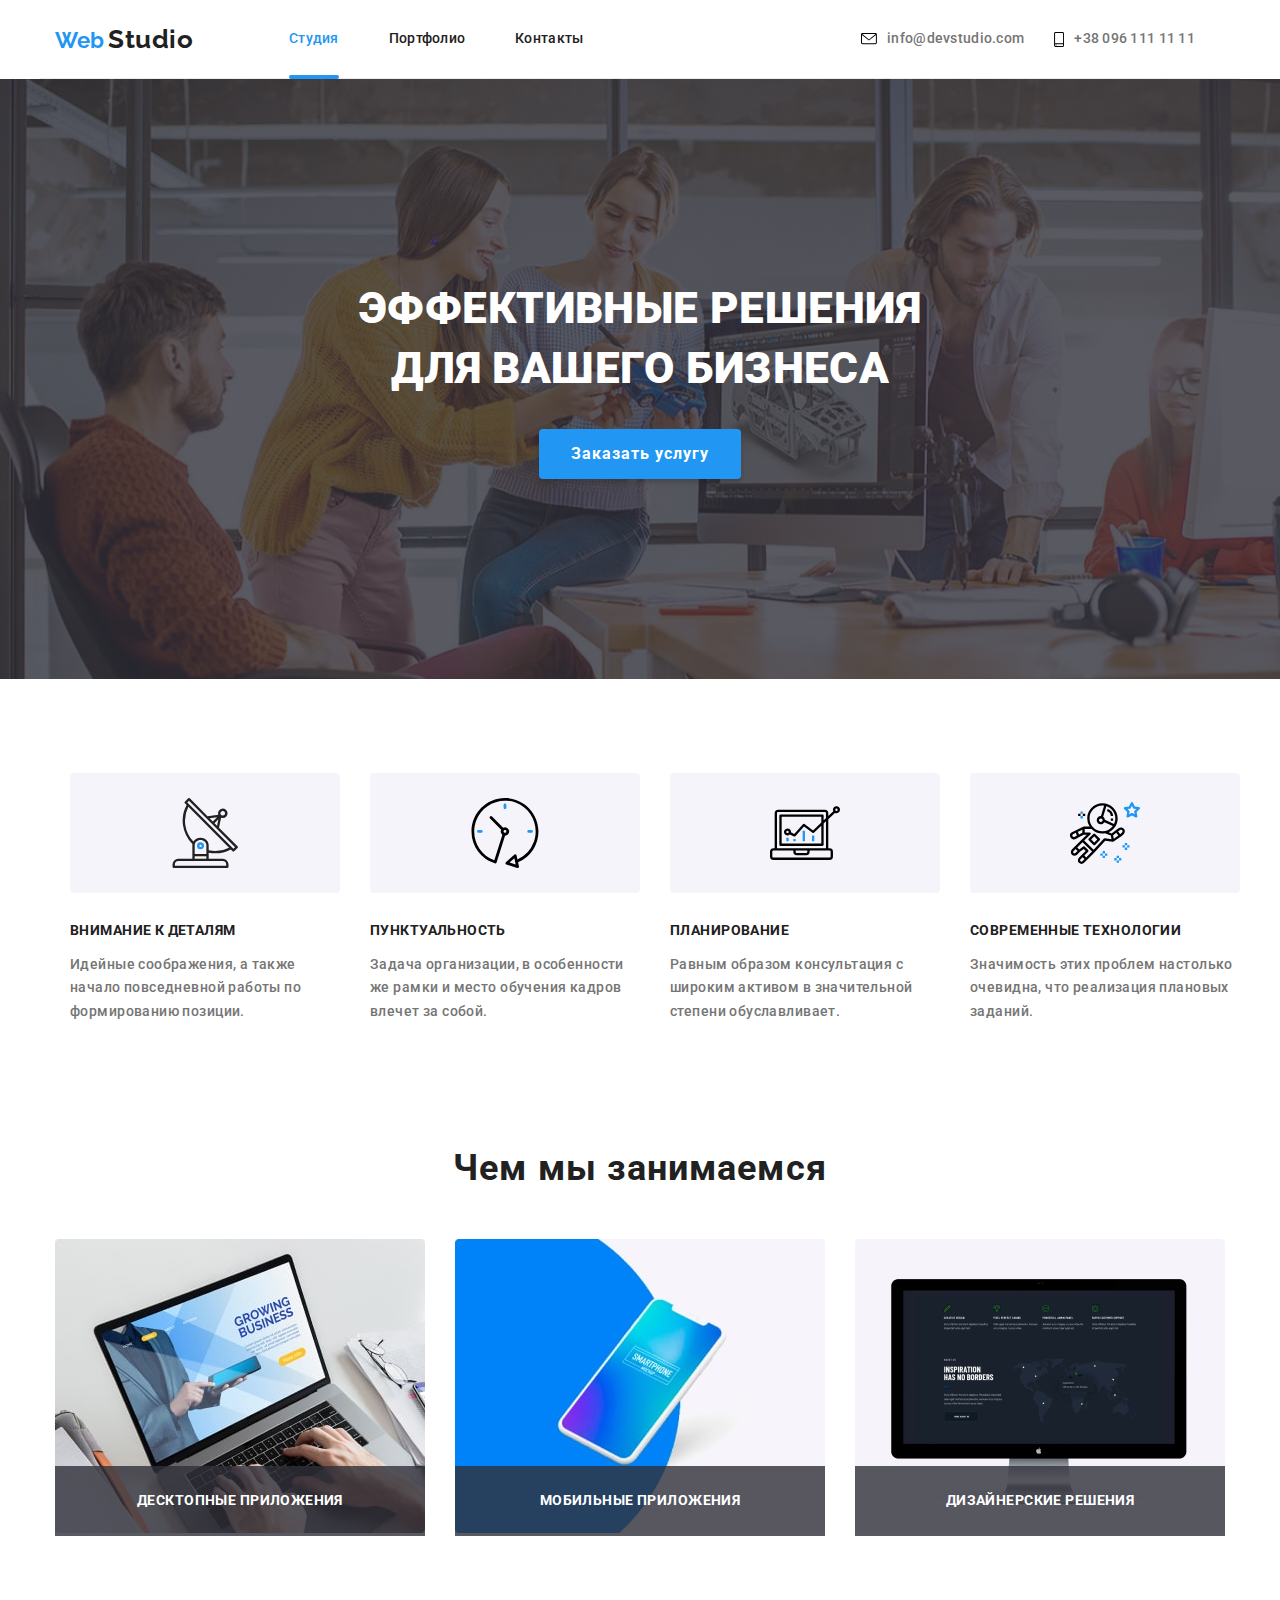
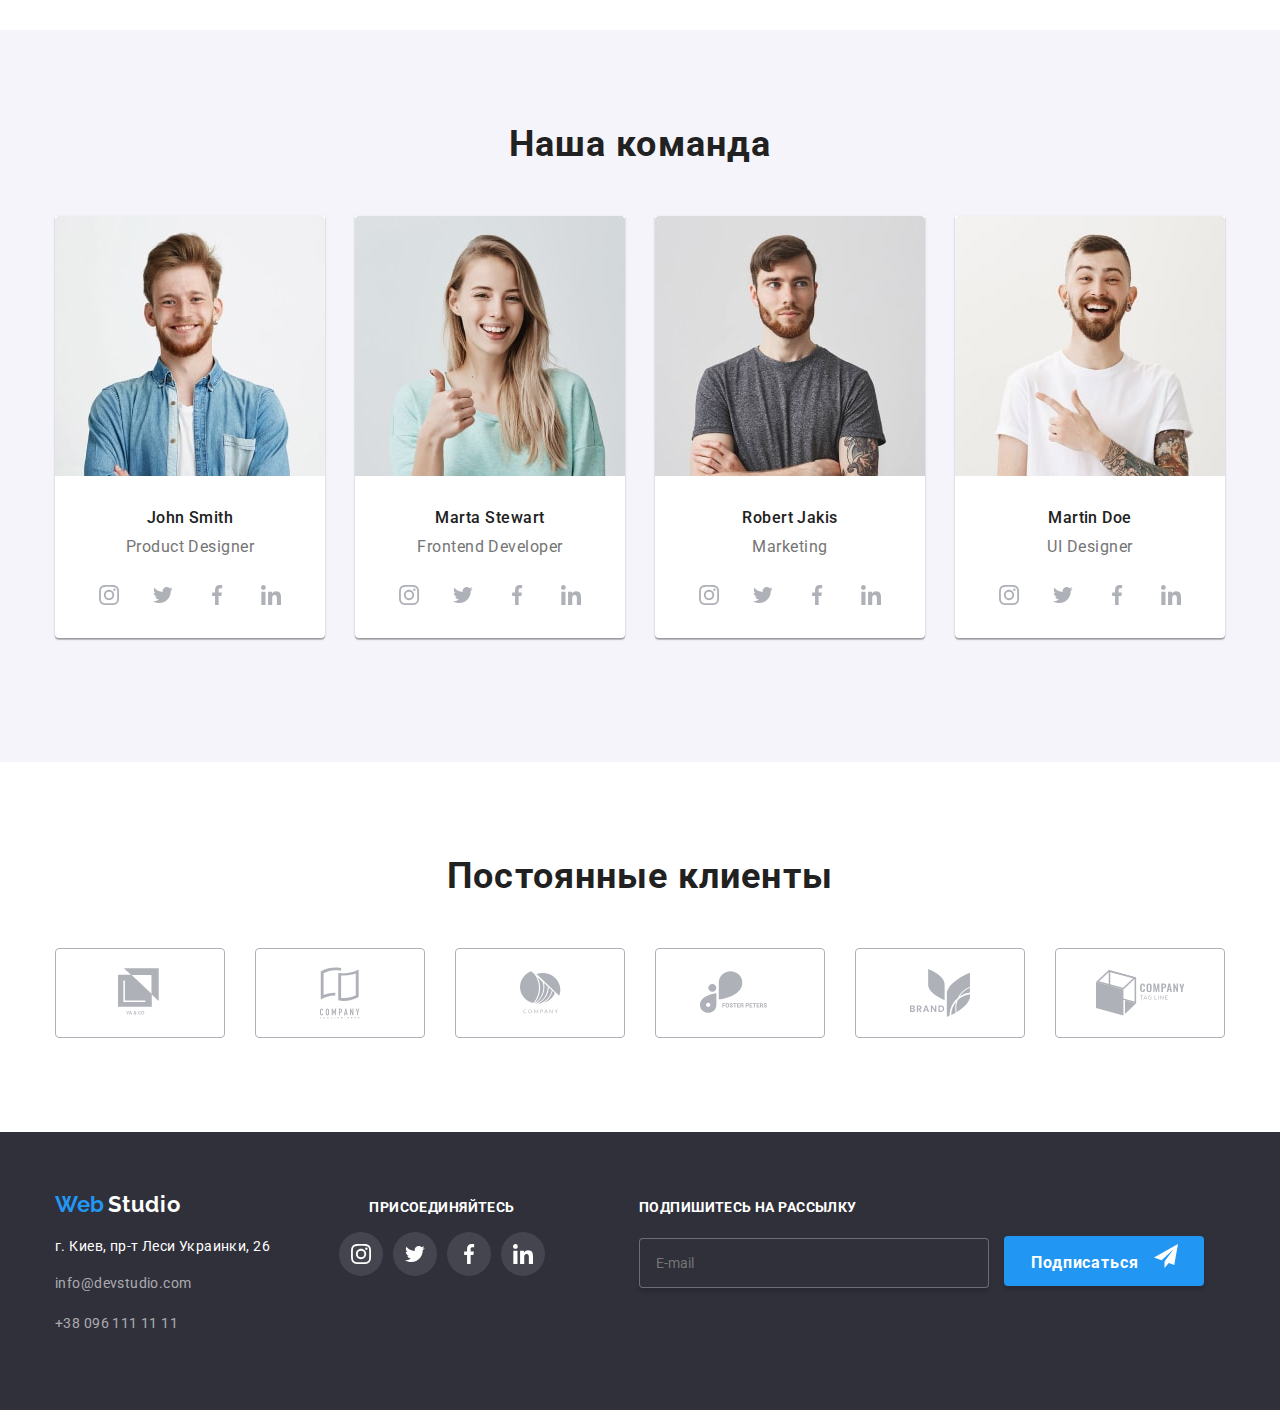
<file: index.html>
<!DOCTYPE html>
<html lang="ru">
  <head>
    <meta charset="UTF-8" />
    <meta name="viewport" content="width=device-width, initial-scale=1.0" />
    <title>Web Studio</title>
    <link 
    href="https://fonts.googleapis.com/css2?family=Raleway:wght@400;700&family=Roboto:wght@400;500;700&display=swap" 
    rel="stylesheet">
    <link rel="stylesheet" href="https://cdnjs.cloudflare.com/ajax/libs/modern-normalize/0.6.0/modern-normalize.min.css">
    <link rel="stylesheet" href="./css/main.min.css" />
  </head>
  <body>
    
    <header>
      <div class="container tablm">
      <nav class="container-head mainn">
          
        <a href="" class="logo-main" ><span class="logo">Web</span> <span class="logo2" >Studio</span></a>

        
            <button type="button" class="mune-button is-open" data-menu-button>
               <svg width="40" height="40">
                <use class="icon-cross" href="./images/menumob.svg#icon-menu_24px"></use>
                 <use class="icon-menu" href="./images/menumob.svg#icon-close_24px"></use>
                </svg>
            </button>

            <div class="menu-container" id="menu-container" data-menu>
            
              <ul class="site-nove list">
                <li class="site-nove item"><a href="./index.html" class="link current">Студия</a></li>
                <li class="site-nove item"><a href="./Portfolio.html" class="link">Портфолио</a></li>
                <li class="site-nove item"><a href="" class="link">Контакты</a></li>
              </ul>
            
              <ul class="contacts-nav list">
                <li class="item tabl">
                  <a href="mailto:info@devstudio.com" class="contacts">
                    <svg class="cont-svg" width="16" height="12">
                      <use href="./images/sprite.svg#icon-mail"></use>
                    </svg> info@devstudio.com</a></li>
                <li class="item tabl">
                  <a href="tel:+380961111111" class="contacts">
                    <svg class="cont-svg" width="10" height="15">
                      <use href="./images/sprite.svg#icon-smartphone"></use>
                    </svg>+38 096 111 11 11</a></li>
              </ul>
            </div>
      
      </nav>
    </div>
    </header>
    
    <main>
    
    <section class="section-effective list">
      <div class="container">
      <h1 class="business">Эффективные решения</br> для вашего бизнеса</h1>
      <button class="service" type="button" data-modal-open >Заказать услугу</button> 
    </div>
    </section>

    <section class="section-details">
      <div class="container det">
      <ul class="details-main">
        <li class="test">
         <div class="advantages-img"> 
           <svg width="70" height="70">
             <use href="./images/sprite.svg#icon-antena"> </use>
           </svg>
         </div>
          <h3 class="title">Внимание к деталям</h3>
          <p class="text">
            Идейные соображения, а также начало повседневной работы по
            формированию позиции.
          </p>
        </li>
        <li class="test">
          <div class="advantages-img">
            <svg width="70" height="70">
              <use href="./images/sprite.svg#icon-clock"> </use>
            </svg>
          </div>
          <h3 class="title">Пунктуальность</h3>
          <p class="text">
            Задача организации, в особенности же рамки и место обучения кадров
            влечет за собой.
          </p>
        </li>
        <li class="test">
          <div class="advantages-img">
            <svg  width="70" height="70">
              <use href="./images/sprite.svg#icon-diagram"> </use>
            </svg>
          </div>
          <h3 class="title">Планирование</h3>
          <p class="text">
            Равным образом консультация с широким активом в значительной степени
            обуславливает.
          </p>
        </li>
        <li class="test">
          <div class="advantages-img">
            <svg  width="70" height="70">
              <use href="./images/sprite.svg#icon-astronaut"> </use>
            </svg>
          </div>
          <h3 class="title">Современные технологии</h3>
          <p class="text">
            Значимость этих проблем настолько очевидна, что реализация плановых
            заданий.
          </p>
        </li>
      </ul>
    </div>
    </section>
    <!--Чем занимаемся-->
    <section class="section-job">
      <div class="container-job">
      <h2 class="section-title">Чем мы занимаемся</h2>
      <ul class="job-title">
        <li class="job-list">
          <div class="j-img"><a href=""> <img src="./images/laptop.jpg" alt="Ноутбук" /></a></div>
          <h3 class="job">Десктопные приложения</h3>
        </li>
        <li class="job-list">
          <div class="j-img"><a href=""> <img src="./images/smartphone.jpg" alt="Смартфон" /></a></div>
          <h3 class="job">Мобильные приложения</h3>
        </li>
        <li class="job-list">
          <div class="j-img"><a href=""> <img src="./images/display.jpg" alt="Монитор" /></a></div>
          <h3 class="job">Дизайнерские решения</h3>
        </li>
      </ul>
    </div>
    </section>
    <!--Команда-->
    
    <section class="section-team">
      <div class="container-team">
      <div class="tem">
      <h2 class="section-title">Наша команда</h2>
      <ul class="team-title">
        <li class="team-list">
          <div class="img-people"><img srcset="images/img.jpg 1x, images/img1x2.jpg 2x" class="teammob" src="images/img.jpg" alt="John Smith" /></div>
          <h3 class="team">John Smith</h3>
          <p class="position">Product Designer</p>
          <ul class="soc-team">
            <li class="team-soc">
               <a class="svg-team" href="">
                 <svg  width="20" height="20">
                   <use href="./images/sprite.svg#icon-instagram"> </use>
                 </svg>
               </a>
            </li>
            <li class="team-soc">
              <a class="svg-team" href="">
                <svg  width="20" height="20">
                  <use href="./images/sprite.svg#icon-twit"> </use>
               </svg>
             </a>
           </li>
            <li class="team-soc">
              <a class="svg-team" href="">
                <svg  width="20" height="20">
                  <use href="./images/sprite.svg#icon-facebook"> </use>
                </svg>
              </a>
            </li>
            <li class="team-soc">
              <a class="svg-team" href="">
                <svg  width="20" height="20">
                  <use href="./images/sprite.svg#icon-linkedin"> </use>
                </svg>
              </a>
            </li>
          </ul>
        </li>
        <li class="team-list">
          <div class="img-people"><img srcset="images/img1.jpg 1x, images/img2x2.jpg 2x" class="teammob" src="images/img1.jpg" alt="Marta Stewart" /></div>
          <h3 class="team">Marta Stewart</h3>
          <p class="position">Frontend Developer</p>
          <ul class="soc-team">
            <li class="team-soc">
               <a class="svg-team" href="">
                 <svg  width="20" height="20">
                   <use href="./images/sprite.svg#icon-instagram"> </use>
                 </svg>
               </a>
            </li>
            <li class="team-soc">
              <a class="svg-team" href="">
                <svg  width="20" height="20">
                  <use href="./images/sprite.svg#icon-twit"> </use>
               </svg>
             </a>
           </li>
            <li class="team-soc">
              <a class="svg-team" href="">
                <svg  width="20" height="20">
                  <use href="./images/sprite.svg#icon-facebook"> </use>
                </svg>
              </a>
            </li>
            <li class="team-soc">
              <a class="svg-team" href="">
                <svg  width="20" height="20">
                  <use href="./images/sprite.svg#icon-linkedin"> </use>
                </svg>
              </a>
            </li>
          </ul>
        </li>
        <li class="team-list">
          <div class="img-people"><img srcset="images/img2.jpg 1x, images/img3x2.jpg 2x" class="teammob" src="images/img2.jpg" alt="Robert Jakis" /></div>
          <h3 class="team">Robert Jakis</h3>
          <p class="position">Marketing</p>
          <ul class="soc-team">
            <li class="team-soc">
               <a class="svg-team" href="">
                 <svg  width="20" height="20">
                   <use href="./images/sprite.svg#icon-instagram"> </use>
                 </svg>
               </a>
            </li>
            <li class="team-soc">
              <a class="svg-team" href="">
                <svg  width="20" height="20">
                  <use href="./images/sprite.svg#icon-twit"> </use>
               </svg>
             </a>
           </li>
            <li class="team-soc">
              <a class="svg-team" href="">
                <svg  width="20" height="20">
                  <use href="./images/sprite.svg#icon-facebook"> </use>
                </svg>
              </a>
            </li>
            <li class="team-soc">
              <a class="svg-team" href="">
                <svg  width="20" height="20">
                  <use href="./images/sprite.svg#icon-linkedin"> </use>
                </svg>
              </a>
            </li>
          </ul>
        </li>
        <li class="team-list">
          <div class="img-people"><img srcset="images/img3.jpg 1x, images/img4x2.jpg 2x" class="teammob" src="images/img3.jpg" alt="Martin Doe" /></div>
          <h3 class="team">Martin Doe</h3>
          <p class="position">UI Designer</p>
          <ul class="soc-team">
            <li class="team-soc">
               <a class="svg-team" href="">
                 <svg width="20" height="20">
                   <use href="./images/sprite.svg#icon-instagram"> </use>
                 </svg>
               </a>
            </li>
            <li class="team-soc">
              <a class="svg-team" href="">
                <svg  width="20" height="20">
                  <use href="./images/sprite.svg#icon-twit"> </use>
               </svg>
             </a>
           </li>
            <li class="team-soc">
              <a class="svg-team" href="">
                <svg  width="20" height="20">
                  <use href="./images/sprite.svg#icon-facebook"> </use>
                </svg>
              </a>
            </li>
            <li class="team-soc">
              <a class="svg-team" href="">
                <svg  width="20" height="20">
                  <use href="./images/sprite.svg#icon-linkedin"> </use>
                </svg>
              </a>
            </li>
          </ul>
        </li>
      </ul>
    </div>
  </div>
    </section class="section">
    <!---Клиенты-->
    <section class="section-customer">
      <div class="container-mob">
      <h2 class="section-title">Постоянные клиенты</h2>
      <ul class="section-list">
        <li class="custo">
          
            <a class="svg-client" href="">
            <svg class="vsg-transition"  width="45" height="50">
            <use href="./images/sprite.svg#icon-logo1"> </use>
         </svg> 
        </a>
      
        </li>
        <li class="custo">
          
            <a class="svg-client"  href="">
             <svg class="vsg-transition" width="40" height="52">
               <use href="./images/sprite.svg#icon-logo2"> </use>
             </svg> 
            </a>
          
        </li>
        <li class="custo">
          
            <a class="svg-client" href="">
              <svg class="vsg-transition"  width="41" height="43">
                <use href="./images/sprite.svg#icon-logo3"> </use>
              </svg> 
            </a>
         
        </li>
        <li class="custo">
          
            <a class="svg-client" href="">
              <svg class="vsg-transition" width="80" height="43">
                <use href="./images/sprite.svg#icon-logo4"> </use>
              </svg>  
            </a>
         
        </li>
        <li class="custo">
          
            <a class="svg-client" href="">
              <svg class="vsg-transition" width="60" height="48">
                <use href="./images/sprite.svg#icon-logo5"> </use>
              </svg> 
            </a>
        
        </li>
        <li class="custo">
          
            <a class="svg-client" href="">
              <svg class="vsg-transition" width="89" height="46">
                <use href="./images/sprite.svg#icon-logo6"> </use>
             </svg> 
            </a>
         
        </li>
      </ul>
    </section>
  </div>
  </main>

    <footer class="footer-title">
      <div class="container">
      <div class="title-footer">
        <address class="address">
          <div class="lo"><span class="logo">Web</span> <span class="logo3">Studio</span></div> <br />
          
          <span class="city"> г. Киев, пр-т Леси Украинки, 26</span> <br />
          
          <ul class="conta">
            <li><a href="mailto:info@devstudio.com" class="contacts footer">info@devstudio.com</a></li> <br>
            <li><a href="tel:+380961111111" class="contacts footer">+38 096 111 11 11</a></li>
          </ul>
          
        </address>
      <div class="footer-to">
        <b class="to-us">Присоединяйтесь</b>
        <ul class="soc">
          <li class="soc-li">
            <a href=""class="social-networks">
              <svg  width="20" height="20">
                 <use href="./images/sprite.svg#icon-instagram"> </use>
              </svg>
            </a>
          </li>
          <li class="soc-li">
            <a href=""class="social-networks">
              <svg  width="20" height="20">
                <use href="./images/sprite.svg#icon-twit"> </use>
             </svg>
            </a>
          </li>
          <li class="soc-li">
            <a href=""class="social-networks">
              <svg  width="20" height="20">
                <use href="./images/sprite.svg#icon-facebook"> </use>
              </svg>
            </a>
          </li>
          <li class="soc-li">
            <a href=""class="social-networks">
              <svg width="20" height="20">
                <use href="./images/sprite.svg#icon-linkedin"> </use>
              </svg>
            </a>
          </li>
        </ul>
      </div>
      <div class="dib">
        <b class="to-us">Подпишитесь на рассылку</b>
        <form class="form-footer">
        <input type="email" class="input-footer" name="mail" id="mail" placeholder="E-mail">
        <button class="service-footer" type="button">Подписаться
          <svg class="icon-footer" >
            <use href="./images/sam.svg#icon-icon-send"> </use> 
          </svg>
        </button> 
      </form>
      </div>
    </div>
  </div>
    </footer>
    <div class="backdrop is-hidden" data-modal>
        <div class="modal">
          <form class="modal-form">
            <button class="close" data-modal-close >
              <svg class="close-svg" width="18" height="18"> 
                <use href="./images/close.svg#icon-close-black"> </use>
              </svg>
            </button>
            <b class="modal-text"> Оставьте свои данные, мы вам перезвоним</b>
            
            <ul >
              <li class="form-field">
                <input type="text" class="form-input" name="name" id="name" placeholder="  ">
                <label for="name" class="form-label">
                  <span>Имя</span>
                </label>
                <svg class="icon" width="18" height="18">
                  <use href="./images/symbol-defs.svg#icon-person-black"> </use>
                 </svg>
              </li>
              <li class="form-field">
                <input type="tel" class="form-input" name="tel" id="tel" placeholder="  ">
                <label for="tel" class="form-label">
                  <span>Телефон</span>
                </label>
                <svg class="icon" width="18" height="18">
                  <use href="./images/symbol-defs.svg#icon-phone-black"> </use>
                 </svg>
              </li>
              <li class="form-field">
                <input type="email" class="form-input" name="mail" id="mail" placeholder="  ">
                <label for="mail" class="form-label">
                  <span>Почта</span>
                </label>
                <svg class="icon" width="18" height="18">
                  <use href="./images/symbol-defs.svg#icon-email-black"> </use>
                 </svg>
              </li>
              <li class="comment-field">
                
                <textarea name="comment" id="comment" class="comment" ></textarea>
                <label for="comment" class="comment-label"> <span >Комментарий</span></label>
              </li>
            </ul>
              
              <label class="checkbox-label" > <input class="checkbox" type="checkbox" name="topic" value="agree" > <span class="checkbox-icon"></span> Соглашаюсь с рассылкой и принимаю <a href="" class="
                terms"><u> Условия договора</u></a> </label>
                <button class="submit-button" type="submit"> Отправить </button>
          </form>

        </div>
    </div>
    <script src="./js/menu.js"></script>
    <script src="./js/modal.js"></script>
  </body>
</html>
</file>
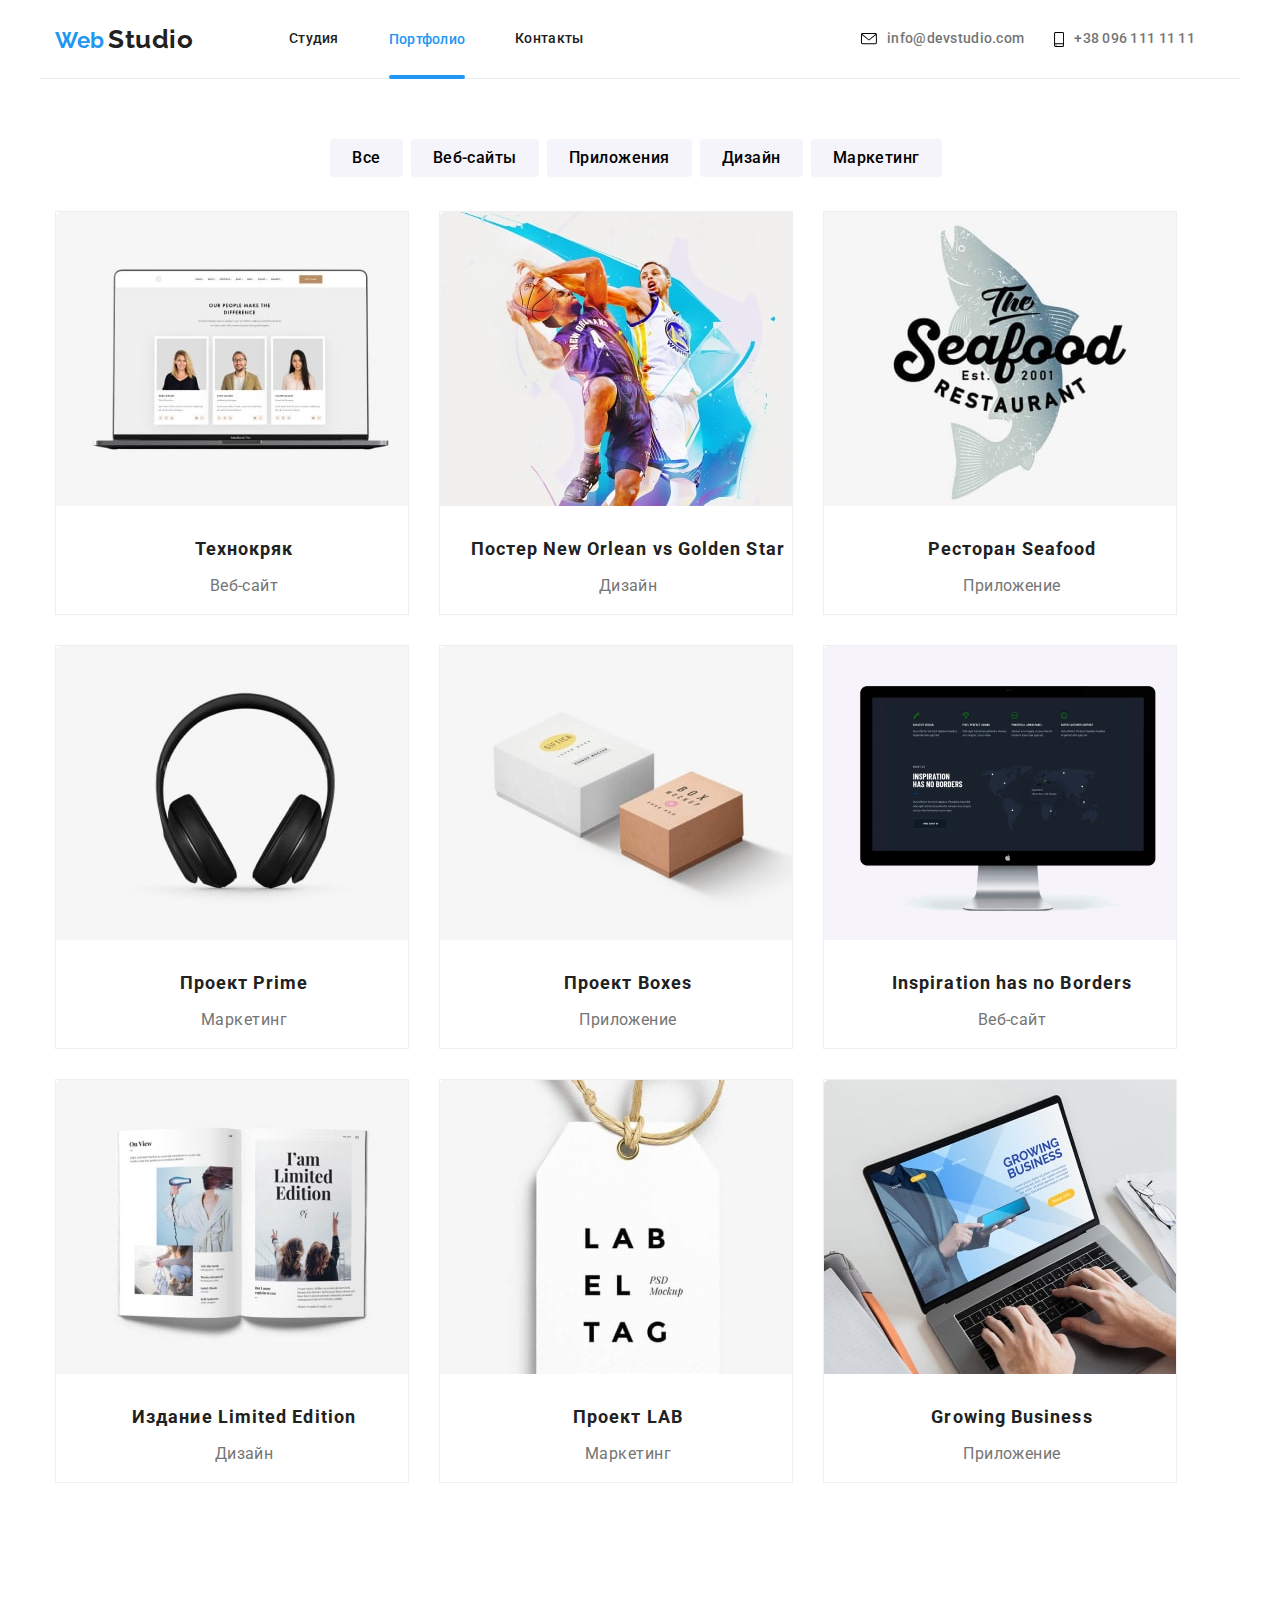
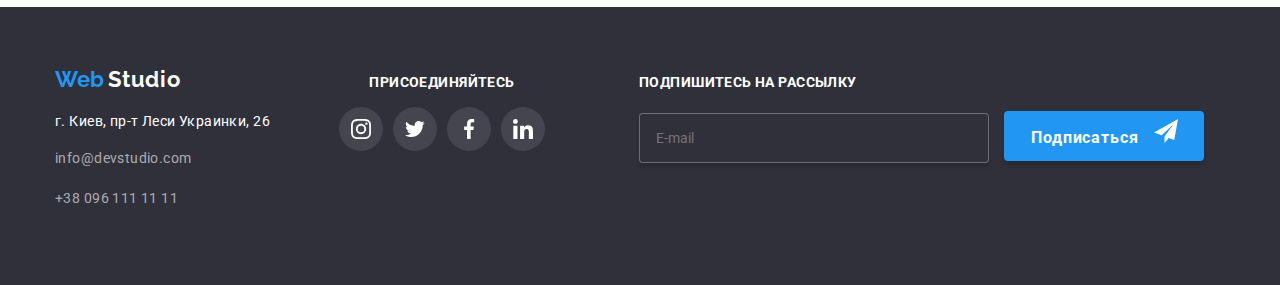
<file: Portfolio.html>
<!DOCTYPE html>
<html lang="ru">
  <head>
    <meta charset="UTF-8" />
    <meta name="viewport" content="width=device-width, initial-scale=1.0" />
    <title>Портфолио</title>
    <link 
    href="https://fonts.googleapis.com/css2?family=Raleway:wght@400;700&family=Roboto:wght@400;500;700&display=swap" 
    rel="stylesheet">
    <link rel="stylesheet" href="https://cdnjs.cloudflare.com/ajax/libs/modern-normalize/0.6.0/modern-normalize.min.css">
    <link rel="stylesheet" href="./css/main.min.css" />
  </head>
  <body>
    <!---Шапка-->
    <header>
      <div class="container tablm">
        <nav class="container-head mainn">
    
          <a href="" class="logo-main"><span class="logo">Web</span> <span class="logo2">Studio</span></a>
    
    
          <button type="button" class="mune-button is-open" data-menu-button>
            <svg width="40" height="40">
              <use class="icon-cross" href="./images/menumob.svg#icon-menu_24px"></use>
              <use class="icon-menu" href="./images/menumob.svg#icon-close_24px"></use>
            </svg>
          </button>
    
          <div class="menu-container" id="menu-container" data-menu>
    
            <ul class="site-nove list">
              <li class="site-nove item"><a href="./index.html" class="link">Студия</a></li>
              <li class="site-nove item"><a href="./Portfolio.html" class="port portfolio">Портфолио</a></li>
              <li class="site-nove item"><a href="" class="link">Контакты</a></li>
            </ul>
    
            <ul class="contacts-nav list">
              <li class="item tabl">
                <a href="mailto:info@devstudio.com" class="contacts">
                  <svg class="cont-svg" width="16" height="12">
                    <use href="./images/sprite.svg#icon-mail"></use>
                  </svg> info@devstudio.com</a></li>
              <li class="item tabl">
                <a href="tel:+380961111111" class="contacts">
                  <svg class="cont-svg" width="10" height="15">
                    <use href="./images/sprite.svg#icon-smartphone"></use>
                  </svg>+38 096 111 11 11</a></li>
            </ul>
          </div>
    
        </nav>
      </div>
    </header>
    
    <main>
    <section class="button-title">
      <div class="container">
        <ul class="site-nove list mob">
            <li class="list-button"><a class="porf-sorti" href="">Все</a></li>
            <li class="list-button"><a class="porf-sorti" href="">Веб-сайты</a></li>
            <li class="list-button"><a class="porf-sorti" href="">Приложения</a></li>
            <li class="list-button"><a class="porf-sorti" href="">Дизайн</a></li>
            <li class="list-button"><a class="porf-sorti" href="">Маркетинг</a></li>
        </ul>
      </div>
    </section>
    

    <section class="section-gr">
      <div class="container port-tabl">
      <h1 class="disp">Проекты</h1> 
        
      <ul class="grid">
            <li class="feature-etem">
                <a href="" class="position">
                      <div class="texcrak">
                          <img class="img-mob" srcset="./images/imglaptop.jpg 1x, ./images/imglaptopx2.jpg 2x" src="./images/imglaptop.jpg" alt="Ноутбук"  />
                              <div class="portfolio-animation">
                                  <p class="description">
                                    Технокряк это современная площадка распространения коронавируса.
                                    Компании используют эту платформу для цифрового шпионажа и атак на защищённые сервера конкурентов.
                                  </p>
                              </div>
                      </div>

                        <h2 class="section-portfolio">Технокряк</h2>
                        <p class="name">Веб-сайт</p> 
                 </a>          
          </li>
            <li class="feature-etem">
                <a href="" class="position">
                   <div class="texcrak">
                     <img class="img-mob" srcset="./images/bascet.jpg 1x, ./images/bascetx2.jpg 2x" src="./images/bascet.jpg" alt="Баскет">
                       <div class="portfolio-animation">
                         <p class="description">
                            Технокряк это современная площадка распространения коронавируса.
                            Компании используют эту платформу для цифрового шпионажа
                             и атак на защищённые сервера конкурентов.
                          </p>
                        </div>
                    </div>

                    <h2 class="section-portfolio">Постер New Orlean vs Golden Star</h2>
                    <p class="name">Дизайн</p>
                    
                  </a>
            </li>
            <li class="feature-etem">
                <a href="" class="position">
                  <div class="texcrak">
                    <img class="img-mob" srcset="./images/restor.jpg 1x, ./images/restorx2.jpg 2x" src="./images/restor.jpg" alt="Морепродукты">
                      <div class="portfolio-animation">
                         <p class="description">
                        Технокряк это современная площадка распространения коронавируса.
                        Компании используют эту платформу для цифрового шпионажа
                        и атак на защищённые сервера конкурентов.
                        </p>
                      </div>
                  </div>
                    <h2 class="section-portfolio">Ресторан Seafood</h2>
                    <p class="name">Приложение</p>
                </a>
            </li>
            <li class="feature-etem">
                <a href="" class="position">
                  <div class="texcrak">
                    <img class="img-mob" srcset="./images/headphones.jpg 1x, ./images/headphonesx2.jpg 2x" src="./images/headphones.jpg" alt="Наушники">
                      <div class="portfolio-animation">
                        <p class="description">
                        Технокряк это современная площадка распространения коронавируса.
                        Компании используют эту платформу для цифрового шпионажа
                        и атак на защищённые сервера конкурентов.
                        </p>
                      </div>
                  </div>
                    <h2 class="section-portfolio">Проект Prime</h2>
                    <p class="name">Маркетинг</p>
                </a>
            </li>
            <li class="feature-etem">
                <a href="" class="position">
                  <div class="texcrak">
                    <img class="img-mob" srcset="./images/boxes.jpg 1x, ./images/boxesx2.jpg 2x" src="./images/boxes.jpg" alt="Коробки">
                      <div class="portfolio-animation">
                        <p class="description">
                        Технокряк это современная площадка распространения коронавируса.
                        Компании используют эту платформу для цифрового шпионажа
                        и атак на защищённые сервера конкурентов.
                        </p>
                      </div>
                  </div>
                    <h2 class="section-portfolio">Проект Boxes</h2>
                    <p class="name">Приложение</p>
                </a>
            </li>
            <li class="feature-etem">
                <a href="" class="position">
                  <div class="texcrak">
                     <img class="img-mob" srcset="./images/displayn.jpg 1x, ./images/displaynx2.jpg 2x" src="./images/displayn.jpg" alt="Монитор">
                      <div class="portfolio-animation">
                        <p class="description">
                        Технокряк это современная площадка распространения коронавируса.
                        Компании используют эту платформу для цифрового шпионажа
                        и атак на защищённые сервера конкурентов.
                        </p>
                     </div>
                   </div>
                    <h2 class="section-portfolio">Inspiration has no Borders</h2>
                    <p class="name">Веб-сайт</p>
                </a>
            </li>
            <li class="feature-etem">
                <a href="" class="position">
                   <div class="texcrak">
                      <img class="img-mob" srcset="./images/book.jpg 1x, ./images/bookx2.jpg 2x" src="./images/book.jpg" alt="Книга">
                      <div class="portfolio-animation">
                        <p class="description">
                        Технокряк это современная площадка распространения коронавируса.
                        Компании используют эту платформу для цифрового шпионажа
                        и атак на защищённые сервера конкурентов.
                        </p>
                      </div>
                    </div>
                    <h2 class="section-portfolio">Издание Limited Edition</h2>
                    <p class="name">Дизайн</p>
                </a>
            </li>
            <li class="feature-etem">
                <a href="" class="position">
                   <div class="texcrak">
                      <img class="img-mob" srcset="./images/lab.jpg 1x, ./images/labx2.jpg 2x" src="./images/lab.jpg" alt="Бирка">
                      <div class="portfolio-animation">
                        <p class="description">
                        Технокряк это современная площадка распространения коронавируса.
                        Компании используют эту платформу для цифрового шпионажа
                        и атак на защищённые сервера конкурентов.
                        </p> 
                      </div>
                   </div>
                    <h2 class="section-portfolio">Проект LAB</h2>
                    <p class="name">Маркетинг</p>
                  </a>
            </li>
            <li class="feature-etem">
                <a href="" class="position">
                    <div class="texcrak">
                      <img class="img-mob" srcset="./images/laptopp.jpg 1x, ./images/laptoppx2.jpg 2x" src="./images/laptopp.jpg" alt="Ноутбук"> 
                      <div class="portfolio-animation">
                         <p class="description">
                        Технокряк это современная площадка распространения коронавируса.
                        Компании используют эту платформу для цифрового шпионажа
                        и атак на защищённые сервера конкурентов.
                        </p>
                      </div>
                    </div>
                    <h2 class="section-portfolio">Growing Business</h2>
                    <p class="name">Приложение</p>
                </a>
            </li>
        </ul>
      </div> 
    </div>
   </section> 


  </main>

  <footer class="footer-title">
    <div class="container">
    <div class="title-footer">
      <address class="address">
        <div class="lo"><span class="logo">Web</span> <span class="logo3">Studio</span></div> <br />
        
        <span class="city"> г. Киев, пр-т Леси Украинки, 26</span> <br />
        
        <ul class="conta">
          <li><a href="mailto:info@devstudio.com" class="contacts footer">info@devstudio.com</a></li> <br>
          <li><a href="tel:+380961111111" class="contacts footer">+38 096 111 11 11</a></li>
        </ul>
        
      </address>
      <div class="footer-to">
        <b class="to-us">Присоединяйтесь</b>
        <ul class="soc">
          <li class="soc-li">
            <a href=""class="social-networks">
              <svg  width="20" height="20">
                 <use href="./images/sprite.svg#icon-instagram"> </use>
              </svg>
            </a>
          </li>
          <li class="soc-li">
            <a href=""class="social-networks">
              <svg  width="20" height="20">
                <use href="./images/sprite.svg#icon-twit"> </use>
             </svg>
            </a>
          </li>
          <li class="soc-li">
            <a href=""class="social-networks">
              <svg  width="20" height="20">
                <use href="./images/sprite.svg#icon-facebook"> </use>
              </svg>
            </a>
          </li>
          <li class="soc-li">
            <a href=""class="social-networks">
              <svg  width="20" height="20">
                <use href="./images/sprite.svg#icon-linkedin"> </use>
              </svg>
            </a>
          </li>
        </ul>
      </div>
      <div class="dib">
        <b class="to-us">Подпишитесь на рассылку</b>
        <form class="form-footer">
          <input type="email" class="input-footer" name="mail" id="mail" placeholder="E-mail">
          <button class="service-footer" type="button">Подписаться
            <svg class="icon-footer">
              <use href="./images/sam.svg#icon-icon-send"> </use>
            </svg>
          </button>
        </form>
      </div>
    </div>
  </div>
  </footer>
  <script src="./js/menu.js"></script>
  </body>
</html>
</file>
<file: css/main.min.css>
/*! normalize.css v8.0.1 | MIT License | github.com/necolas/normalize.css */html{line-height:1.15;-webkit-text-size-adjust:100%}body{margin:0}main{display:block}h1{font-size:2em;margin:0.67em 0}hr{-webkit-box-sizing:content-box;box-sizing:content-box;height:0;overflow:visible}pre{font-family:monospace, monospace;font-size:1em}a{background-color:transparent}abbr[title]{border-bottom:none;text-decoration:underline;-webkit-text-decoration:underline dotted;text-decoration:underline dotted}b,strong{font-weight:bolder}code,kbd,samp{font-family:monospace, monospace;font-size:1em}small{font-size:80%}sub,sup{font-size:75%;line-height:0;position:relative;vertical-align:baseline}sub{bottom:-0.25em}sup{top:-0.5em}img{border-style:none}button,input,optgroup,select,textarea{font-family:inherit;font-size:100%;line-height:1.15;margin:0}button,input{overflow:visible}button,select{text-transform:none}button,[type="button"],[type="reset"],[type="submit"]{-webkit-appearance:button}button::-moz-focus-inner,[type="button"]::-moz-focus-inner,[type="reset"]::-moz-focus-inner,[type="submit"]::-moz-focus-inner{border-style:none;padding:0}button:-moz-focusring,[type="button"]:-moz-focusring,[type="reset"]:-moz-focusring,[type="submit"]:-moz-focusring{outline:1px dotted ButtonText}fieldset{padding:0.35em 0.75em 0.625em}legend{-webkit-box-sizing:border-box;box-sizing:border-box;color:inherit;display:table;max-width:100%;padding:0;white-space:normal}progress{vertical-align:baseline}textarea{overflow:auto}[type="checkbox"],[type="radio"]{-webkit-box-sizing:border-box;box-sizing:border-box;padding:0}[type="number"]::-webkit-inner-spin-button,[type="number"]::-webkit-outer-spin-button{height:auto}[type="search"]{-webkit-appearance:textfield;outline-offset:-2px}[type="search"]::-webkit-search-decoration{-webkit-appearance:none}::-webkit-file-upload-button{-webkit-appearance:button;font:inherit}details{display:block}summary{display:list-item}template{display:none}[hidden]{display:none}.section-details{padding-top:94px;padding-bottom:94px;margin-left:auto;margin-right:auto;padding-left:15px;padding-right:15px}@media screen and (max-width: 767px){.section-details{width:450px;height:994px;padding:0;margin-bottom:60px;padding-left:15px}}@media screen and (min-width: 1200px){.section-details{width:1200px}}.container{margin:0 auto;padding:0 15px}@media screen and (max-width: 767px){.container{padding:0;width:480px}}@media screen and (min-width: 768px){.container{margin:0 auto;padding:0 15px;width:768px}}@media screen and (min-width: 1200px){.container{width:100%}}.container-mob{margin:0 auto;padding:0 15px}@media screen and (max-width: 767px){.container-mob{padding-top:0}}@media screen and (min-width: 1200px){.container-mob{width:1200px}}.container-team{margin:0 auto;padding:0 15px}@media screen and (max-width: 767px){.container-team{width:480px;padding-top:0}}.section-job{padding-bottom:94px;margin-left:auto;margin-right:auto;width:1200px;padding-left:15px;padding-right:15px}@media screen and (max-width: 1199px){.section-job{display:none}}.section-team{background-color:#f5f4fa;padding-bottom:94px}@media screen and (max-width: 767px){.section-team{padding-bottom:60px;width:480px;margin:auto}}.section-customer{padding-top:94px;padding-bottom:94px;margin-left:auto;margin-right:auto;padding-left:15px;padding-right:15px}@media screen and (max-width: 767px){.section-customer{padding-top:60px}}.test-cont{margin-left:auto;margin-right:auto;padding-right:15px;padding-left:15px;padding-bottom:94px}.section-grid{margin-left:auto;margin-right:auto;padding-left:15px;padding-right:15px}@media screen and (max-width: 767px){.address{width:480px;text-align:center}}@media screen and (min-width: 1200px){.address{text-align:-webkit-left}}@media screen and (min-width: 1200px){.container.port-tabl{width:1200px;padding-bottom:94px}}.container-head{position:relative;margin-left:auto;margin-right:auto;height:79px;padding-left:15px;padding-right:15px;border-bottom:1px solid #ececec}@media screen and (min-width: 768px){.container-head{width:768px;display:-webkit-box;display:-ms-flexbox;display:flex;-webkit-box-pack:justify;-ms-flex-pack:justify;justify-content:space-between;box-align:center;flex-align:center;-webkit-box-align:center;-ms-flex-align:center;align-items:center}}@media screen and (min-width: 1200px){.container-head{width:1200px}}.site-nove{padding:0px;margin:0px}@media screen and (min-width: 768px){.site-nove{display:-webkit-box;display:-ms-flexbox;display:flex;-webkit-box-align:center;-ms-flex-align:center;align-items:center;-webkit-box-pack:center;-ms-flex-pack:center;justify-content:center}}.site-nove .link{-webkit-transition-duration:250ms;transition-duration:250ms;-webkit-transition-timing-function:cubic-bezier(0.4, 0, 0.2, 1);transition-timing-function:cubic-bezier(0.4, 0, 0.2, 1)}.site-nove .item:not(:last-child){margin-right:50px}@media screen and (max-width: 767px){.site-nove .item:not(:last-child){margin:0}}@media screen and (min-width: 768px){.site-nove .item:not(:last-child){margin-right:50px}}.site-nove .link{display:block;color:var(--heading-text-color);font-weight:500;font-size:14px;line-height:1.14;letter-spacing:0.02em}.site-nove .link.current{color:var(--background-text-color)}.link.current:after{content:"";position:absolute;bottom:0;left:0;height:4px;width:100%;background-color:#2196f3;border-radius:2px}.mar{padding-bottom:94px}.mainn{-webkit-box-align:center;-ms-flex-align:center;align-items:center}@media screen and (max-width: 768px){.mainn{display:-webkit-box;display:-ms-flexbox;display:flex;-webkit-box-pack:justify;-ms-flex-pack:justify;justify-content:space-between}}.site-nove .port{font-weight:500;font-size:14px;line-height:16px;letter-spacing:0.02em;color:#2196f3}.port:after{content:"";position:absolute;bottom:0;left:0;height:4px;width:100%;background-color:#2196f3;border-radius:2px}.site-nove .link:hover,.site-nove .link:focus .site-nove .link:active{color:var(--background-text-color)}.contacts-nav .contacts{display:-webkit-box;display:-ms-flexbox;display:flex;-webkit-box-align:center;-ms-flex-align:center;align-items:center;list-style-type:none;-webkit-transition-property:color;transition-property:color;-webkit-transition-duration:250ms;transition-duration:250ms;-webkit-transition-timing-function:cubic-bezier(0.4, 0, 0.2, 1);transition-timing-function:cubic-bezier(0.4, 0, 0.2, 1);font-family:Roboto;font-style:normal;font-weight:500;line-height:1.14;letter-spacing:0.02em;color:var(--title-text-color)}@media screen and (max-width: 767px){.contacts-nav .contacts{-webkit-box-pack:center;-ms-flex-pack:center;justify-content:center;margin-bottom:15px}}.contacts-nav{margin-left:auto}@media screen and (min-width: 768px){.contacts-nav{display:inline-block;margin-left:84px}}@media screen and (min-width: 1200px){.contacts-nav{display:-webkit-box;display:-ms-flexbox;display:flex}}@media screen and (max-width: 767px){.contacts-nav .item+.item{margin:0}}@media screen and (min-width: 768px){.contacts-nav .item+.item{margin-top:10px}}@media screen and (min-width: 1200px){.contacts-nav .item+.item{margin-left:50px;margin:0 30px}}.item{position:relative;padding-top:32px;padding-bottom:32px}.cont-svg{margin-right:10px;-webkit-transition-duration:250ms;transition-duration:250ms;-webkit-transition-timing-function:cubic-bezier(0.4, 0, 0.2, 1);transition-timing-function:cubic-bezier(0.4, 0, 0.2, 1)}@media screen and (min-width: 768px){.item.tabl{padding:0}}@media screen and (min-width: 1200px){.item.tabl{padding-top:32px;padding-bottom:32px}}.item a:hover svg{fill:#2196f3}.contacts-nav .contacts:hover,.contacks-nav .contacts:focus{color:var(--background-text-color)}.mune-button{display:-webkit-inline-box;display:-ms-inline-flexbox;display:inline-flex;margin:0;padding:0;border:none;background-color:transparent}@media screen and (min-width: 768px){.mune-button{display:none}}.mune-button .icon-cross{display:none}.mune-button.is-open .icon-cross{display:block}.mune-button.is-open .icon-menu{display:none}.menu-container.is-open{display:block}@media screen and (max-width: 767px){.menu-container{display:none;position:absolute;top:100%;left:0;width:100%;background-color:#ffffff;-webkit-box-shadow:0px 1px 3px rgba(0,0,0,0.16),0px 2px 4px rgba(0,0,0,0.08),0px 4px 8px rgba(0,0,0,0.04);box-shadow:0px 1px 3px rgba(0,0,0,0.16),0px 2px 4px rgba(0,0,0,0.08),0px 4px 8px rgba(0,0,0,0.04);text-align:center;z-index:1;padding-top:60px;padding-bottom:60px}}@media screen and (min-width: 768px){.menu-container{display:-webkit-box;display:-ms-flexbox;display:flex}}@media screen and (min-width: 1200px){.menu-container{width:80%;-webkit-box-pack:justify;-ms-flex-pack:justify;justify-content:space-between}}@media screen and (max-width: 1199px){.container.tablm{padding:0;width:auto}}.section-effective{padding:200px 0;background-image:-webkit-gradient(linear, left top, left bottom, from(rgba(47,48,58,0.8)), to(rgba(47,48,58,0.8))),url(../images/Headerimg.jpg);background-image:linear-gradient(rgba(47,48,58,0.8), rgba(47,48,58,0.8)),url(../images/Headerimg.jpg);text-align:center;max-width:1600px;margin-right:auto;margin-left:auto}@media screen and (max-width: 768px){.section-effective{width:480px}}.business{margin:0;color:var(--white-text-color);font-weight:900;font-size:44px;line-height:1.36;text-align:center;text-transform:uppercase;margin-left:auto;margin-right:auto}.service{border:none;border-radius:4px;-webkit-box-shadow:0px 4px 4px rgba(0,0,0,0.15);box-shadow:0px 4px 4px rgba(0,0,0,0.15);min-width:200px;margin-top:30px;padding:10px 32px;font-family:Roboto;font-weight:bold;font-size:16px;line-height:1.87;letter-spacing:0.06em;color:var(--white-text-color);background:var(--background-text-color);cursor:pointer}.details-main{margin-left:auto;margin-right:auto;margin:0;padding:0}@media screen and (min-width: 768px){.details-main{-ms-flex-wrap:wrap;flex-wrap:wrap;display:-webkit-box;display:-ms-flexbox;display:flex;width:768px}}@media screen and (min-width: 1200px){.details-main{-ms-flex-wrap:nowrap;flex-wrap:nowrap;width:1200px}}@media screen and (max-width: 767px){.test{width:450px;height:226px;margin-bottom:30px}}@media screen and (min-width: 768px){.test{margin-bottom:30px;width:354px;height:251px}}@media screen and (min-width: 1200px){.test{width:270px;height:251px}}.details-main .test:not(:last-child){margin-right:30px}.test .title{margin:0;margin-top:30px}.advantages-img{border-radius:4px;text-align:center;background-color:#f5f4fa;-webkit-box-align:center;-ms-flex-align:center;align-items:center;-webkit-box-pack:center;-ms-flex-pack:center;justify-content:center}@media screen and (max-width: 767px){.advantages-img{width:100%;height:120px;padding-top:25px}}@media screen and (min-width: 768px){.advantages-img{height:120px;padding-top:25px}}.title{color:var(--heading-text-color);font-weight:bold;font-size:14px;line-height:1.14;letter-spacing:0.03em;text-transform:uppercase}.text{font-size:14px;line-height:1.71;letter-spacing:0.03em;margin-bottom:0}@media screen and (min-width: 1200px){.container.det{width:1200px}}.disp{display:none}.texcrak{position:relative}.grid{display:-webkit-box;display:-ms-flexbox;display:flex;-ms-flex-wrap:wrap;flex-wrap:wrap;margin:0}.grid .feature-etem:nth-child(n+7){margin-bottom:0}.grid .feature-etem:nth-last-child(-n+3){margin-bottom:94px}@media screen and (min-width: 768px){.grid .feature-etem:nth-last-child(-n+3){margin-bottom:30px}}.feature-etem{overflow:hidden;border:1px solid #eeeeee;width:370px;margin-right:30px;margin-bottom:30px;-webkit-transition-property:color, background-color, -webkit-box-shadow;transition-property:color, background-color, -webkit-box-shadow;transition-property:color, background-color, box-shadow;transition-property:color, background-color, box-shadow, -webkit-box-shadow;-webkit-transition-duration:250ms;transition-duration:250ms;-webkit-transition-timing-function:cubic-bezier(0.4, 0, 0.2, 1);transition-timing-function:cubic-bezier(0.4, 0, 0.2, 1)}@media screen and (max-width: 767px){.feature-etem{width:450px;height:404px;padding-left:15px}}@media screen and (min-width: 768px){.feature-etem{width:354px;height:404px}.feature-etem:nth-child(2n){margin-right:0}}@media screen and (min-width: 1200px){.feature-etem:nth-child(3n){margin-right:0}.feature-etem:nth-child(2n){margin-right:30px}}.feature-etem .description{margin:0}.feature-etem:hover{-webkit-box-shadow:1px 4px 6px rgba(0,0,0,0.16),0px 4px 4px rgba(0,0,0,0.06),0px 1px 1px rgba(0,0,0,0.12);box-shadow:1px 4px 6px rgba(0,0,0,0.16),0px 4px 4px rgba(0,0,0,0.06),0px 1px 1px rgba(0,0,0,0.12)}.feature-etem:hover .portfolio-animation{-webkit-transform:translateY(0);transform:translateY(0);opacity:1}.feature-etem:hover .description{opacity:1}.portfolio-animation{position:absolute;top:0;left:0;width:100%;height:100%;background-color:rgba(33,150,243,0.9);-webkit-transform:translateY(100%);transform:translateY(100%);opacity:0;-webkit-transition:opacity 250ms cubic-bezier(0.4, 0, 0.2, 1),-webkit-transform 250ms cubic-bezier(0.4, 0, 0.2, 1);transition:opacity 250ms cubic-bezier(0.4, 0, 0.2, 1),-webkit-transform 250ms cubic-bezier(0.4, 0, 0.2, 1);transition:transform 250ms cubic-bezier(0.4, 0, 0.2, 1),opacity 250ms cubic-bezier(0.4, 0, 0.2, 1);transition:transform 250ms cubic-bezier(0.4, 0, 0.2, 1),opacity 250ms cubic-bezier(0.4, 0, 0.2, 1),-webkit-transform 250ms cubic-bezier(0.4, 0, 0.2, 1)}.description{font-size:18px;line-height:1.55;letter-spacing:0.03em;color:var(--white-text-color);text-align:left;font-family:Roboto;font-style:normal;font-weight:normal;padding:63px 24px}.section-portfolio{padding-left:24px;margin-top:20px;margin-bottom:0;font-weight:bold;font-size:18px;line-height:2;letter-spacing:0.06em;color:var(--heading-text-color)}.name{padding-left:24px;margin-top:4px;margin-bottom:0;line-height:30px;font-size:16px;color:var(--title-text-color);letter-spacing:0.03em}@media screen and (max-width: 767px){.img-mob{width:450px;height:294px}}.section-title{margin-bottom:50px;margin-top:0;color:var(--heading-text-color);font-weight:bold;font-size:36px;line-height:1.16;text-align:center;letter-spacing:0.03em}.job-title{padding:0;margin:0}@media screen and (min-width: 1200px){.job-title{display:-webkit-box;display:-ms-flexbox;display:flex}}.job-title .job-list:not(:last-child){margin-right:30px}.job-list{position:relative}.job{position:absolute;bottom:0;right:0;margin:0;width:370px;height:70px;padding:27px 82px 27px 82px;font-weight:bold;font-size:14px;line-height:1.14;text-align:center;letter-spacing:0.03em;text-transform:uppercase;color:var(--white-text-color);background:rgba(47,48,58,0.8)}.tem{margin-left:auto;margin-right:auto}@media screen and (max-width: 767px){.tem{width:480px;padding:0}}@media screen and (min-width: 768px){.tem{width:768px;padding:0}}@media screen and (min-width: 1200px){.tem{width:1200px;padding-top:94px;padding-left:15px;padding-right:15px}}.team-title{margin:0;padding:0}@media screen and (min-width: 768px){.team-title{-ms-flex-wrap:wrap;flex-wrap:wrap;display:-webkit-box;display:-ms-flexbox;display:flex}}@media screen and (min-width: 1200px){.team-title{-ms-flex-wrap:nowrap;flex-wrap:nowrap;display:-webkit-box;display:-ms-flexbox;display:flex}}.team-title .team-list:not(:last-child){margin-right:30px}.team-list{background:#ffffff;-webkit-box-shadow:0px 2px 1px rgba(0,0,0,0.2),0px 1px 1px rgba(0,0,0,0.14),0px 1px 3px rgba(0,0,0,0.12);box-shadow:0px 2px 1px rgba(0,0,0,0.2),0px 1px 1px rgba(0,0,0,0.14),0px 1px 3px rgba(0,0,0,0.12);border-radius:0px 0px 4px 4px}@media screen and (max-width: 767px){.team-list{width:450px;height:482px;margin-bottom:30px}}@media screen and (min-width: 768px){.team-list{width:354px;height:422px;margin-bottom:30px}}@media screen and (min-width: 1200px){.team-list{width:270px;height:422px}}.team{margin-top:30px;margin-bottom:0;font-weight:500;font-size:16px;line-height:1.18;text-align:center;letter-spacing:0.03em;color:var(--heading-text-color)}.position{text-align:center;margin-top:10px;margin-bottom:0;font-size:16px;line-height:1.18;letter-spacing:0.03em;font-weight:normal}.soc-team{display:-webkit-box;display:-ms-flexbox;display:flex;-webkit-box-pack:center;-ms-flex-pack:center;justify-content:center;margin-top:16px}.soc-team .team-soc:not(:last-child){margin-right:10px}.team-soc{text-align:center;width:44px;height:44px}.svg-team{width:44px;height:44px;fill:#afb1b8;-webkit-box-align:center;-ms-flex-align:center;align-items:center;-webkit-box-pack:center;-ms-flex-pack:center;justify-content:center;display:-webkit-box;display:-ms-flexbox;display:flex;border-radius:50%;-webkit-transition-property:color, background-color, -webkit-box-shadow;transition-property:color, background-color, -webkit-box-shadow;transition-property:color, background-color, box-shadow;transition-property:color, background-color, box-shadow, -webkit-box-shadow;-webkit-transition-duration:250ms;transition-duration:250ms;-webkit-transition-timing-function:cubic-bezier(0.4, 0, 0.2, 1);transition-timing-function:cubic-bezier(0.4, 0, 0.2, 1)}.svg-team:hover{cursor:pointer;fill:#ffffff;background-color:#2196f3}@media screen and (max-width: 767px){.teammob{width:450px;height:320px}}@media screen and (min-width: 768px){.teammob{width:354px;height:260px}}@media screen and (min-width: 1200px){.teammob{width:270px;height:260px}}.section-list{margin:auto}@media screen and (max-width: 767px){.section-list{width:480px;display:-webkit-box;display:-ms-flexbox;display:flex;-ms-flex-wrap:wrap;flex-wrap:wrap}}@media screen and (min-width: 768px){.section-list{width:768px;display:-webkit-box;display:-ms-flexbox;display:flex;-ms-flex-wrap:wrap;flex-wrap:wrap}}@media screen and (min-width: 1200px){.section-list{-ms-flex-wrap:nowrap;flex-wrap:nowrap;display:-webkit-box;margin:0;padding:0}}.section-list .custo:not(:last-child){margin-right:30px}@media screen and (max-width: 1199px){.custo{margin-bottom:30px;display:-webkit-box;display:-ms-flexbox;display:flex;-ms-flex-wrap:wrap;flex-wrap:wrap;box-pack:center;flex-pack:center;-webkit-box-pack:center;-ms-flex-pack:center;justify-content:center;width:210px;height:90px}}@media screen and (min-width: 1200px){.custo{width:170px;height:90px}}.custo a:hover{border-color:#2196f3}.custo a:hover svg{fill:#2196f3}.svg-client{fill:#afb1b8;-webkit-box-align:center;-ms-flex-align:center;align-items:center;-webkit-box-pack:center;-ms-flex-pack:center;justify-content:center;display:-webkit-box;display:-ms-flexbox;display:flex;width:100%;height:100%;justify-content:center;border:1px solid #afb1b8;-webkit-box-sizing:border-box;box-sizing:border-box;border-radius:4px;-webkit-transition-property:color, border;transition-property:color, border;-webkit-transition-duration:250ms;transition-duration:250ms;-webkit-transition-timing-function:cubic-bezier(0.4, 0, 0.2, 1);transition-timing-function:cubic-bezier(0.4, 0, 0.2, 1)}.vsg-transition{-webkit-transition-duration:250ms;transition-duration:250ms;-webkit-transition-timing-function:cubic-bezier(0.4, 0, 0.2, 1);transition-timing-function:cubic-bezier(0.4, 0, 0.2, 1)}.customer-img{text-align:center;-webkit-box-pack:center;-ms-flex-pack:center;justify-content:center;padding-top:20px}.customer-img:not(:last-child){padding-right:30px}.button-title{margin-left:auto;margin-right:auto;padding-left:15px;padding-right:15px;padding-bottom:34px;padding-top:60px}.site-nove .list-button:not(:last-child){margin-right:8px}.list-button{border:1px transparent;margin-right:8px;padding-left:0px;background-color:#f5f4fa;border-radius:4px;-webkit-transition-duration:250ms;transition-duration:250ms;-webkit-transition-timing-function:cubic-bezier(0.4, 0, 0.2, 1);transition-timing-function:cubic-bezier(0.4, 0, 0.2, 1)}@media screen and (max-width: 767px){.list-button{margin-bottom:15px}}.porf-sorti{display:inline-block;padding:6px 22px;border-radius:4px;font-style:normal;font-weight:500;font-size:16px;line-height:26px;text-align:center;letter-spacing:0.03em;color:black;-webkit-transition-property:color, background-color, -webkit-box-shadow;transition-property:color, background-color, -webkit-box-shadow;transition-property:color, background-color, box-shadow;transition-property:color, background-color, box-shadow, -webkit-box-shadow;-webkit-transition-duration:250ms;transition-duration:250ms;-webkit-transition-timing-function:cubic-bezier(0.4, 0, 0.2, 1);transition-timing-function:cubic-bezier(0.4, 0, 0.2, 1)}.list-button:hover .porf-sorti{color:white}.list-button:hover{color:var(--white-text-color);background:var(--background-text-color);-webkit-box-shadow:0px 2px 2px rgba(0,0,0,0.12),0px 1px 2px rgba(0,0,0,0.08),0px 3px 1px rgba(0,0,0,0.1);box-shadow:0px 2px 2px rgba(0,0,0,0.12),0px 1px 2px rgba(0,0,0,0.08),0px 3px 1px rgba(0,0,0,0.1)}@media screen and (max-width: 767px){.site-nove.list.mob{display:-webkit-box;display:-ms-flexbox;display:flex;-ms-flex-wrap:wrap;flex-wrap:wrap}}.logo{color:var(--background-text-color);font-family:Raleway;font-style:normal;font-weight:bold;font-size:22px;line-height:1.18;letter-spacing:0.03em}.logo2{color:var(--heading-text-color);font-family:Raleway, sans-serif;font-weight:bold;font-size:26px;line-height:1.19}.logo3{font-family:Raleway;font-style:normal;font-weight:bold;font-size:22px;line-height:1.18;letter-spacing:0.03em;color:var(--white-text-color)}.logo-main{margin-right:85px}@media screen and (min-width: 767px){.logo-main{margin:0}}.footer-title{background:#2f303a;width:100%}@media screen and (max-width: 480px){.footer-title{width:480px}}.title-footer{margin-left:auto;margin-right:auto;padding-left:15px;padding-right:15px;padding-top:45px;-webkit-box-align:baseline;-ms-flex-align:baseline;align-items:baseline}@media screen and (max-width: 767px){.title-footer{width:480px;padding-bottom:60px}}@media screen and (min-width: 768px){.title-footer{display:-webkit-box;display:-ms-flexbox;display:flex;-ms-flex-wrap:wrap;flex-wrap:wrap;padding-top:60px;padding-bottom:60px;text-align:center}}@media screen and (min-width: 1200px){.title-footer{width:1200px}}.city{font-family:Roboto;font-style:normal;font-weight:normal;font-size:14px;line-height:24px;letter-spacing:0.03em;color:var(--white-text-color)}.to-us{font-weight:bold;font-size:14px;line-height:1.14;letter-spacing:0.03em;text-transform:uppercase;color:var(--white-text-color)}.soc .soc-li:not(:last-child){margin-right:10px}.soc{display:-webkit-box;display:-ms-flexbox;display:flex;margin-top:16px;margin-bottom:0}@media screen and (max-width: 767px){.soc{-webkit-box-pack:center;-ms-flex-pack:center;justify-content:center}}.soc-li{text-align:center;width:44px;height:44px;display:-webkit-box;display:-ms-flexbox;display:flex}.social-networks{width:44px;height:44px;fill:#ffffff;-webkit-box-align:center;-ms-flex-align:center;align-items:center;-webkit-box-pack:center;-ms-flex-pack:center;justify-content:center;display:-webkit-box;display:-ms-flexbox;display:flex;border-radius:50%;background-color:rgba(255,255,255,0.1);-webkit-transition-property:background-color;transition-property:background-color;-webkit-transition-duration:250ms;transition-duration:250ms;-webkit-transition-timing-function:cubic-bezier(0.4, 0, 0.2, 1);transition-timing-function:cubic-bezier(0.4, 0, 0.2, 1);-webkit-transition-delay:0s;transition-delay:0s}.social-networks:hover{background-color:#2196f3}.form-footer{margin-top:20px}@media screen and (max-width: 1199px){.form-footer{display:-webkit-box;display:-ms-flexbox;display:flex;-webkit-box-orient:vertical;-webkit-box-direction:normal;-ms-flex-direction:column;flex-direction:column;-webkit-box-align:center;-ms-flex-align:center;align-items:center}}.input-footer{width:350px;height:50px;margin-right:12px;background-color:#2f303a;border:1px solid rgba(255,255,255,0.3);-webkit-box-sizing:border-box;box-sizing:border-box;-webkit-box-shadow:0px 4px 4px rgba(0,0,0,0.15);box-shadow:0px 4px 4px rgba(0,0,0,0.15);border-radius:4px;padding:15px 12px 15px 16px}@media screen and (max-width: 767px){.input-footer{margin-bottom:20px}}.service-footer{-webkit-box-pack:center;-ms-flex-pack:center;justify-content:center;-webkit-box-align:center;-ms-flex-align:center;align-items:center;width:200px;height:50px;-webkit-box-shadow:0px 4px 4px rgba(0,0,0,0.15);box-shadow:0px 4px 4px rgba(0,0,0,0.15);border-radius:4px;border:none;font-weight:700;font-size:16px;line-height:30px;letter-spacing:0.06em;color:var(--white-text-color);background:var(--background-text-color);cursor:pointer}@media screen and (max-width: 1199px){.service-footer{margin-top:20px}}.icon-footer{width:24px;height:24px;margin-left:10px}.button{cursor:pointer;font-family:Roboto, sans-serif;font-weight:500;font-size:16px;line-height:1.65;text-align:center;letter-spacing:0.03em;color:var(--heading-text-color)}.contacts.footer{font-size:14px;line-height:1.71;letter-spacing:0.03em;color:rgba(255,255,255,0.6)}.conta .contacts{font-family:Roboto;font-style:normal;font-weight:normal;font-size:14px;line-height:1.71;letter-spacing:0.03em;color:rgba(255,255,255,0.6)}.footer-to{width:206px;height:80px;margin-right:94px;-webkit-box-align:center;-ms-flex-align:center;align-items:center;-ms-flex-pack:distribute;justify-content:space-around}@media screen and (max-width: 767px){.footer-to{width:480px;margin-right:0;text-align:center;margin:60px 0}}@media screen and (min-width: 768px){.footer-to{margin-right:0;margin-left:165px}}@media screen and (min-width: 1200px){.footer-to{margin-left:0}}@media screen and (max-width: 767px){.dib{width:480px;text-align:center}}@media screen and (max-width: 1199px){.dib{margin:auto;text-align:center;padding-top:60px}}@media screen and (min-width: 1200px){.dib{text-align:start;margin-left:94px}}.checkbox{-webkit-appearance:none;-moz-appearance:none;appearance:none}.checkbox{position:absolute}.backdrop{position:fixed;top:0;left:0;width:100%;height:100%;background-color:rgba(0,0,0,0.2);-webkit-transform:scale(1, 1);transform:scale(1, 1);-webkit-transition:opacity 250ms cubic-bezier(0.4, 0, 0.2, 1),-webkit-transform 250ms cubic-bezier(0.4, 0, 0.2, 1);transition:opacity 250ms cubic-bezier(0.4, 0, 0.2, 1),-webkit-transform 250ms cubic-bezier(0.4, 0, 0.2, 1);transition:opacity 250ms cubic-bezier(0.4, 0, 0.2, 1),transform 250ms cubic-bezier(0.4, 0, 0.2, 1);transition:opacity 250ms cubic-bezier(0.4, 0, 0.2, 1),transform 250ms cubic-bezier(0.4, 0, 0.2, 1),-webkit-transform 250ms cubic-bezier(0.4, 0, 0.2, 1)}.backdrop.is-hidden{opacity:0;pointer-events:none}.modal{position:absolute;width:528px;height:581px;padding:40px;background-color:#ffffff;top:50%;left:50%;-webkit-transform:translate(-50%, -50%);transform:translate(-50%, -50%);-webkit-box-shadow:0px 2px 1px rgba(0,0,0,0.2),0px 1px 1px rgba(0,0,0,0.14),0px 1px 3px rgba(0,0,0,0.12);box-shadow:0px 2px 1px rgba(0,0,0,0.2),0px 1px 1px rgba(0,0,0,0.14),0px 1px 3px rgba(0,0,0,0.12);border-radius:4px}.close{position:absolute;top:8px;right:8px;display:-webkit-box;display:-ms-flexbox;display:flex;width:30px;height:30px;background-color:white;border:1px solid rgba(0,0,0,0.1);border-radius:100%}.close-svg{margin:auto;width:15px;height:15px;-webkit-transition:fill 250ms cubic-bezier(0.4, 0, 0.2, 1);transition:fill 250ms cubic-bezier(0.4, 0, 0.2, 1)}.close-svg:hover{cursor:pointer;fill:#2196f3}.modal-text{display:block;margin-bottom:30px;font-weight:700;line-height:1.15;font-size:20px;text-align:center;color:#212121}.form-field{position:relative;margin-bottom:28px}.form-label{position:absolute;left:42px;top:50%;-webkit-transform:translateY(-50%);transform:translateY(-50%);-webkit-transition:-webkit-transform 250ms linear;transition:-webkit-transform 250ms linear;transition:transform 250ms linear;transition:transform 250ms linear, -webkit-transform 250ms linear}.form-input{width:448px;height:40px;left:576px;top:314px;padding:8px 12px 8px 40px;border:1px solid rgba(33,33,33,0.2);-webkit-box-sizing:border-box;box-sizing:border-box;border-radius:4px}.comment{width:448px;height:120px;border:1px solid rgba(33,33,33,0.2);border-radius:4px;resize:none;padding:12px 16px;-webkit-transition:border 250ms cubic-bezier(0.4, 0, 0.2, 1);transition:border 250ms cubic-bezier(0.4, 0, 0.2, 1)}.comment-label{position:absolute;top:12px;left:16px;font-weight:400;font-size:14px;letter-spacing:0.01em;-webkit-transition:color 250ms cubic-bezier(0.4, 0, 0.2, 1),top 250ms cubic-bezier(0.4, 0, 0.2, 1),left 250ms cubic-bezier(0.4, 0, 0.2, 1),-webkit-transform 250ms cubic-bezier(0.4, 0, 0.2, 1);transition:color 250ms cubic-bezier(0.4, 0, 0.2, 1),top 250ms cubic-bezier(0.4, 0, 0.2, 1),left 250ms cubic-bezier(0.4, 0, 0.2, 1),-webkit-transform 250ms cubic-bezier(0.4, 0, 0.2, 1);transition:color 250ms cubic-bezier(0.4, 0, 0.2, 1),top 250ms cubic-bezier(0.4, 0, 0.2, 1),left 250ms cubic-bezier(0.4, 0, 0.2, 1),transform 250ms cubic-bezier(0.4, 0, 0.2, 1);transition:color 250ms cubic-bezier(0.4, 0, 0.2, 1),top 250ms cubic-bezier(0.4, 0, 0.2, 1),left 250ms cubic-bezier(0.4, 0, 0.2, 1),transform 250ms cubic-bezier(0.4, 0, 0.2, 1),-webkit-transform 250ms cubic-bezier(0.4, 0, 0.2, 1)}.icon{position:absolute;top:50%;-webkit-transform:translateY(-50%);transform:translateY(-50%);left:16px}.comment-field{position:relative;margin-bottom:20px}.checkbox-label{display:-webkit-box;display:-ms-flexbox;display:flex;-webkit-box-align:center;-ms-flex-align:center;align-items:center}.checkbox-icon{display:inline-block;margin-right:7px;width:20px;height:20px;background-color:t #fff;-webkit-box-shadow:0px 2px 1px rgba(0,0,0,0.2),0px 1px 1px rgba(0,0,0,0.14),0px 1px 3px rgba(0,0,0,0.12);box-shadow:0px 2px 1px rgba(0,0,0,0.2),0px 1px 1px rgba(0,0,0,0.14),0px 1px 3px rgba(0,0,0,0.12);border-radius:4px;border:2px solid #212121}.checkbox:checked+.checkbox-icon{background-color:#2196f3;background-image:url(../images/iconcheck.svg);background-size:contain;background-origin:border-box;border-color:#2196f3}.submit-button{display:block;margin-left:auto;margin-right:auto;margin-top:30px;width:200px;height:50px;background-color:#2196f3;color:#ffffff;-webkit-box-shadow:0px 2px 1px rgba(0,0,0,0.2),0px 1px 1px rgba(0,0,0,0.14),0px 1px 3px rgba(0,0,0,0.12);box-shadow:0px 2px 1px rgba(0,0,0,0.2),0px 1px 1px rgba(0,0,0,0.14),0px 1px 3px rgba(0,0,0,0.12);border:var(--accent-color);border-radius:4px;cursor:pointer}.form-input:hover+.form-label,.form-input:not(:placeholder-shown)+.form-label{color:#2196f3;-webkit-transform:translate(-26px, -36px);transform:translate(-26px, -36px)}.form-input:hover{border-color:#2196f3;outline:none}.form-input:focus+.form-label,.form-input:not(:placeholder-shown)+.form-label{color:#2196f3;-webkit-transform:translate(-26px, -36px);transform:translate(-26px, -36px)}.form-input:focus{border-color:#2196f3;outline:none}.form-input:focus ~ .icon,.form-input:hover ~ .icon{fill:#2196f3}.comment:focus+.comment-label,.comment:not(:placeholder-shown)+.comment{color:#2196f3;-webkit-transform:translate(-26px, -36px);transform:translate(-26px, -36px)}.comment:hover+.comment-label,.comment:not(:placeholder-shown)+.comment{color:#2196f3;-webkit-transform:translate(-26px, -36px);transform:translate(-26px, -36px)}.comment:hover,.comment:focus{border-color:#2196f3;outline:none}.terms{color:#2196f3}html{-webkit-box-sizing:border-box;box-sizing:border-box}:root{--title-text-color: #757575;--heading-text-color: #212121;--background-text-color: #2196f3;--white-text-color: #ffffff}body{background-color:var(--white-text-color);color:var(--title-text-color);font-family:Roboto, sans-serif;font-size:14px;line-height:1, 14;font-weight:500;letter-spacing:0.03em}address{margin-right:69px}a{text-decoration:none}li{list-style-type:none}ul{padding:0}img{padding:0;margin:0}textarea{resize:none}
/*# sourceMappingURL=main.min.css.map */
</file>
